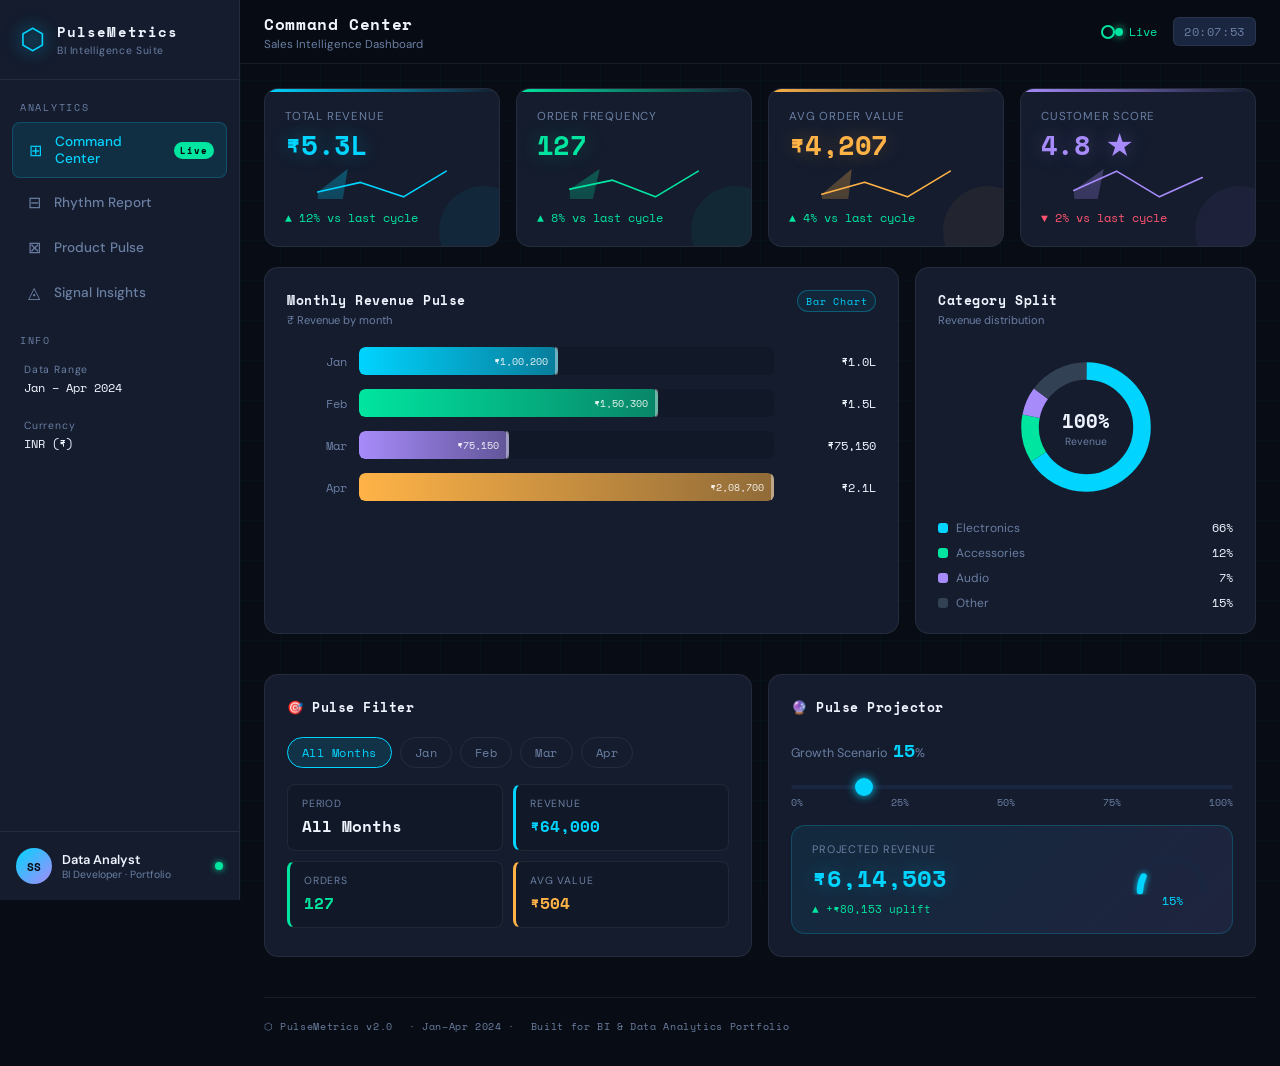
<file: index.html>
<!DOCTYPE html>
<html lang="en">
<head>
    <meta charset="UTF-8">
    <meta name="viewport" content="width=device-width, initial-scale=1.0">
    <title>PulseMetrics | Command Center</title>
    <link rel="stylesheet" href="style.css">
    <link href="https://fonts.googleapis.com/css2?family=Space+Mono:ital,wght@0,400;0,700;1,400&family=DM+Sans:wght@300;400;500;600;700&display=swap" rel="stylesheet">
</head>
<body>
    <div class="bg-grid"></div>

    <div class="layout">
        <!-- Sidebar -->
        <aside class="sidebar" id="sidebar">
            <div class="sidebar-logo">
                <div class="logo-hex">⬡</div>
                <div>
                    <div class="logo-title">PulseMetrics</div>
                    <div class="logo-sub">BI Intelligence Suite</div>
                </div>
            </div>
            <nav class="sidebar-nav">
                <div class="nav-section-label">ANALYTICS</div>
                <a href="index.html" class="nav-item active">
                    <span class="nav-icon">⊞</span>
                    <span class="nav-text">Command Center</span>
                    <span class="live-badge">Live</span>
                </a>
                <a href="monthly-report.html" class="nav-item">
                    <span class="nav-icon">⊟</span>
                    <span class="nav-text">Rhythm Report</span>
                </a>
                <a href="products.html" class="nav-item">
                    <span class="nav-icon">⊠</span>
                    <span class="nav-text">Product Pulse</span>
                </a>
                <a href="insights.html" class="nav-item">
                    <span class="nav-icon">◬</span>
                    <span class="nav-text">Signal Insights</span>
                </a>
                <div class="nav-section-label" style="margin-top:20px">INFO</div>
                <div class="sidebar-stat">
                    <div class="ss-label">Data Range</div>
                    <div class="ss-val">Jan – Apr 2024</div>
                </div>
                <div class="sidebar-stat">
                    <div class="ss-label">Currency</div>
                    <div class="ss-val">INR (₹)</div>
                </div>
            </nav>
            <div class="sidebar-profile">
                <div class="profile-avatar">SS</div>
                <div class="profile-info">
                    <div class="profile-name">Data Analyst</div>
                    <div class="profile-role">BI Developer · Portfolio</div>
                </div>
                <div class="online-dot"></div>
            </div>
        </aside>

        <!-- Main -->
        <main class="main">
            <!-- Topbar -->
            <header class="topbar">
                <div class="topbar-left">
                    <button class="hamburger" id="hamburger">
                        <span></span><span></span><span></span>
                    </button>
                    <div>
                        <h1 class="page-heading">Command Center</h1>
                        <p class="page-sub">Sales Intelligence Dashboard</p>
                    </div>
                </div>
                <div class="topbar-right">
                    <div class="live-indicator">
                        <span class="pulse-ring"></span>
                        <span class="pulse-core"></span>
                        Live
                    </div>
                    <div class="clock" id="clock">--:--:--</div>
                </div>
            </header>

            <!-- KPI Section -->
            <section class="kpi-grid">
                <div class="kpi-card cyan">
                    <div class="kpi-label">Total Revenue</div>
                    <div class="kpi-value" id="totalSales">₹0</div>
                    <div class="kpi-spark" id="spk1"></div>
                    <div class="kpi-trend positive">▲ 12% vs last cycle</div>
                </div>
                <div class="kpi-card green">
                    <div class="kpi-label">Order Frequency</div>
                    <div class="kpi-value" id="totalOrders">0</div>
                    <div class="kpi-spark" id="spk2"></div>
                    <div class="kpi-trend positive">▲ 8% vs last cycle</div>
                </div>
                <div class="kpi-card amber">
                    <div class="kpi-label">Avg Order Value</div>
                    <div class="kpi-value" id="avgOrder">₹0</div>
                    <div class="kpi-spark" id="spk3"></div>
                    <div class="kpi-trend positive">▲ 4% vs last cycle</div>
                </div>
                <div class="kpi-card violet">
                    <div class="kpi-label">Customer Score</div>
                    <div class="kpi-value">4.8 ★</div>
                    <div class="kpi-spark" id="spk4"></div>
                    <div class="kpi-trend negative">▼ 2% vs last cycle</div>
                </div>
            </section>

            <!-- Charts -->
            <section class="charts-row">
                <div class="panel flex-2">
                    <div class="panel-hd">
                        <div>
                            <div class="panel-title">Monthly Revenue Pulse</div>
                            <div class="panel-sub">₹ Revenue by month</div>
                        </div>
                        <div class="panel-badge">Bar Chart</div>
                    </div>
                    <div class="bar-chart-container" id="barChart"></div>
                </div>
                <div class="panel flex-1">
                    <div class="panel-hd">
                        <div>
                            <div class="panel-title">Category Split</div>
                            <div class="panel-sub">Revenue distribution</div>
                        </div>
                    </div>
                    <div class="donut-area">
                        <svg viewBox="0 0 200 200" class="donut-svg" id="donutSvg"></svg>
                        <div class="donut-center-text">
                            <div class="donut-pct">100%</div>
                            <div class="donut-lbl">Revenue</div>
                        </div>
                    </div>
                    <div class="donut-legend" id="donutLegend"></div>
                </div>
            </section>

            <!-- Filter + Projector -->
            <section class="two-col">
                <div class="panel">
                    <div class="panel-hd">
                        <div class="panel-title">🎯 Pulse Filter</div>
                    </div>
                    <div class="filter-tabs" id="filterTabs">
                        <button class="ftab active" data-val="all">All Months</button>
                        <button class="ftab" data-val="Jan">Jan</button>
                        <button class="ftab" data-val="Feb">Feb</button>
                        <button class="ftab" data-val="Mar">Mar</button>
                        <button class="ftab" data-val="Apr">Apr</button>
                    </div>
                    <div class="filter-cards" id="filterResult">
                        <div class="fc"><div class="fc-label">Period</div><div class="fc-val" id="frPeriod">All Months</div></div>
                        <div class="fc cyan"><div class="fc-label">Revenue</div><div class="fc-val" id="frRevenue">₹64,000</div></div>
                        <div class="fc green"><div class="fc-label">Orders</div><div class="fc-val" id="frOrders">127</div></div>
                        <div class="fc amber"><div class="fc-label">Avg Value</div><div class="fc-val" id="frAvg">₹504</div></div>
                    </div>
                </div>

                <div class="panel">
                    <div class="panel-hd">
                        <div class="panel-title">🔮 Pulse Projector</div>
                    </div>
                    <div class="slider-section">
                        <div class="slider-meta">
                            Growth Scenario &nbsp;<span class="slider-pct" id="growthPercent">15</span>%
                        </div>
                        <input type="range" id="growthSlider" min="0" max="100" value="15" class="custom-slider">
                        <div class="slider-marks">
                            <span>0%</span><span>25%</span><span>50%</span><span>75%</span><span>100%</span>
                        </div>
                    </div>
                    <div class="projection-box">
                        <div class="proj-inner">
                            <div class="proj-label">Projected Revenue</div>
                            <div class="proj-amount" id="projectedAmount">₹73,600</div>
                            <div class="proj-delta" id="projDelta">▲ +₹9,600 uplift</div>
                        </div>
                        <div class="proj-gauge" id="projGauge">
                            <svg viewBox="0 0 100 55" class="gauge-svg" id="gaugeSvg"></svg>
                            <div class="gauge-val" id="gaugeVal">15%</div>
                        </div>
                    </div>
                </div>
            </section>

            <footer class="footer">
                <span>⬡ PulseMetrics v2.0</span>
                <span>· Jan–Apr 2024 ·</span>
                <span>Built for BI & Data Analytics Portfolio</span>
            </footer>
        </main>
    </div>

    <script src="script.js"></script>
</body>
</html>
</file>
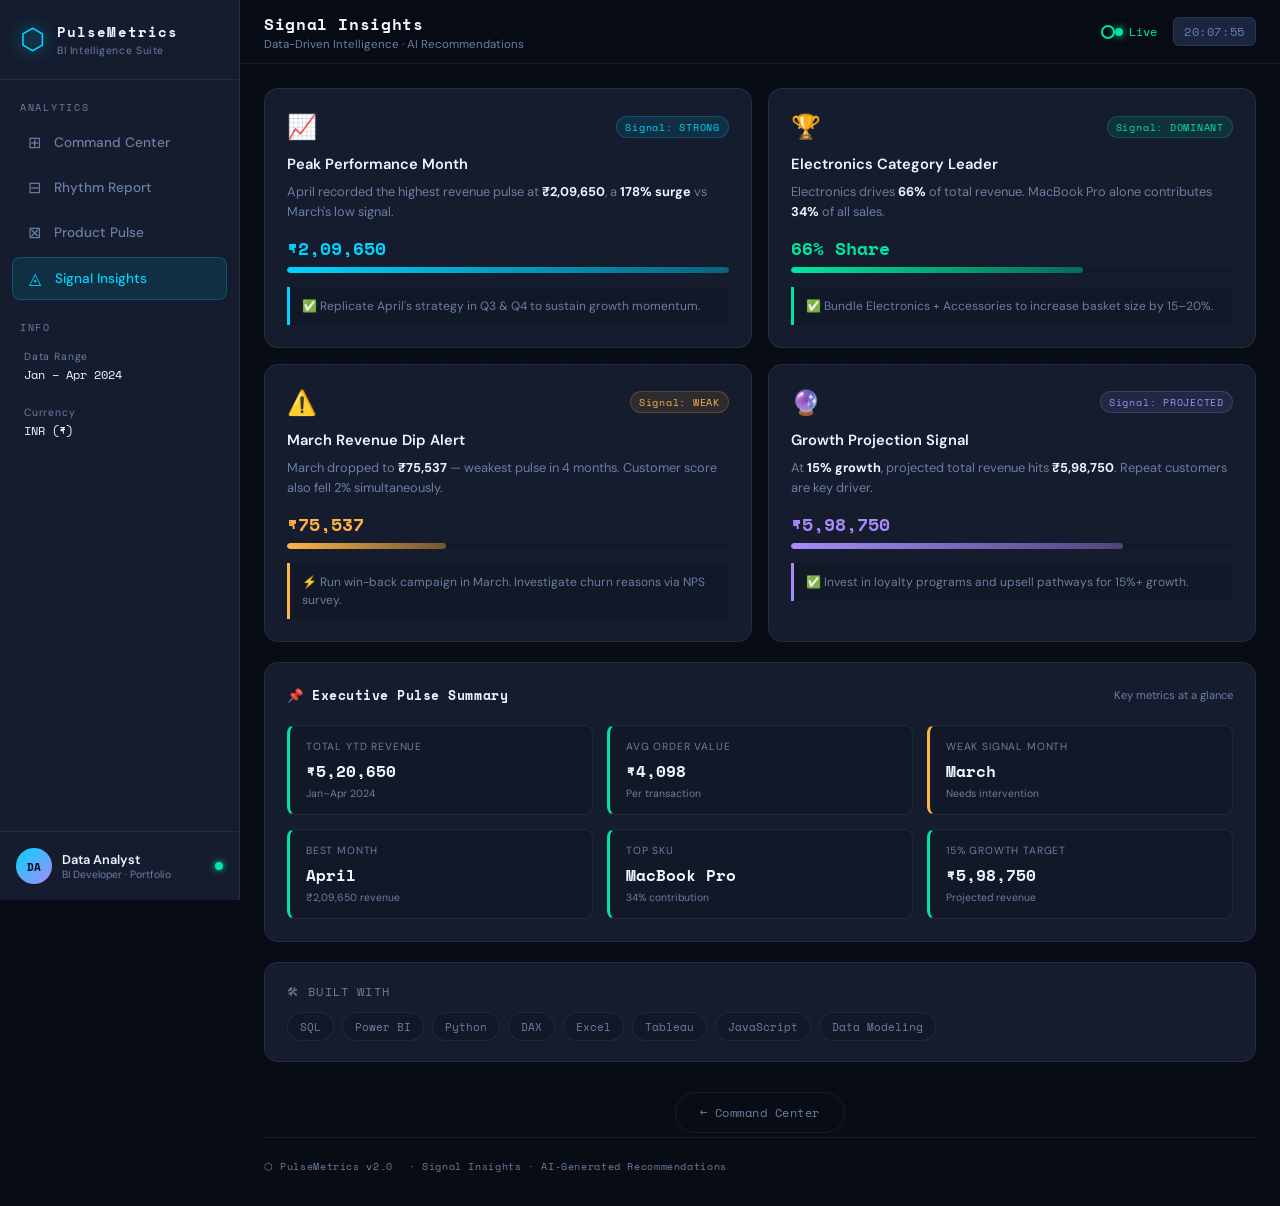
<file: insights.html>
<!DOCTYPE html>
<html lang="en">
<head>
    <meta charset="UTF-8">
    <meta name="viewport" content="width=device-width, initial-scale=1.0">
    <title>PulseMetrics | Signal Insights</title>
    <link rel="stylesheet" href="style.css">
    <link href="https://fonts.googleapis.com/css2?family=Space+Mono:ital,wght@0,400;0,700;1,400&family=DM+Sans:wght@300;400;500;600;700&display=swap" rel="stylesheet">
</head>
<body>
    <div class="bg-grid"></div>
    <div class="layout">
        <aside class="sidebar" id="sidebar">
            <div class="sidebar-logo">
                <div class="logo-hex">⬡</div>
                <div>
                    <div class="logo-title">PulseMetrics</div>
                    <div class="logo-sub">BI Intelligence Suite</div>
                </div>
            </div>
            <nav class="sidebar-nav">
                <div class="nav-section-label">ANALYTICS</div>
                <a href="index.html" class="nav-item"><span class="nav-icon">⊞</span><span class="nav-text">Command Center</span></a>
                <a href="monthly-report.html" class="nav-item"><span class="nav-icon">⊟</span><span class="nav-text">Rhythm Report</span></a>
                <a href="products.html" class="nav-item"><span class="nav-icon">⊠</span><span class="nav-text">Product Pulse</span></a>
                <a href="insights.html" class="nav-item active"><span class="nav-icon">◬</span><span class="nav-text">Signal Insights</span></a>
                <div class="nav-section-label" style="margin-top:20px">INFO</div>
                <div class="sidebar-stat"><div class="ss-label">Data Range</div><div class="ss-val">Jan – Apr 2024</div></div>
                <div class="sidebar-stat"><div class="ss-label">Currency</div><div class="ss-val">INR (₹)</div></div>
            </nav>
            <div class="sidebar-profile">
                <div class="profile-avatar">DA</div>
                <div class="profile-info"><div class="profile-name">Data Analyst</div><div class="profile-role">BI Developer · Portfolio</div></div>
                <div class="online-dot"></div>
            </div>
        </aside>

        <main class="main">
            <header class="topbar">
                <div class="topbar-left">
                    <button class="hamburger" id="hamburger"><span></span><span></span><span></span></button>
                    <div>
                        <h1 class="page-heading">Signal Insights</h1>
                        <p class="page-sub">Data-Driven Intelligence · AI Recommendations</p>
                    </div>
                </div>
                <div class="topbar-right">
                    <div class="live-indicator"><span class="pulse-ring"></span><span class="pulse-core"></span>Live</div>
                    <div class="clock" id="clock">--:--:--</div>
                </div>
            </header>

            <!-- Insights Grid -->
            <section class="insights-grid">
                <div class="insight-card ic-cyan">
                    <div class="ic-header">
                        <div class="ic-icon">📈</div>
                        <div class="ic-tag">Signal: STRONG</div>
                    </div>
                    <h3>Peak Performance Month</h3>
                    <p>April recorded the highest revenue pulse at <strong>₹2,09,650</strong>, a <strong>178% surge</strong> vs March's low signal.</p>
                    <div class="ic-metric">
                        <div class="ic-metric-val">₹2,09,650</div>
                        <div class="ic-metric-bar"><div style="width:100%" class="ic-bar-fill cyan-bg"></div></div>
                    </div>
                    <div class="ic-action">✅ Replicate April's strategy in Q3 & Q4 to sustain growth momentum.</div>
                </div>

                <div class="insight-card ic-green">
                    <div class="ic-header">
                        <div class="ic-icon">🏆</div>
                        <div class="ic-tag">Signal: DOMINANT</div>
                    </div>
                    <h3>Electronics Category Leader</h3>
                    <p>Electronics drives <strong>66%</strong> of total revenue. MacBook Pro alone contributes <strong>34%</strong> of all sales.</p>
                    <div class="ic-metric">
                        <div class="ic-metric-val">66% Share</div>
                        <div class="ic-metric-bar"><div style="width:66%" class="ic-bar-fill green-bg"></div></div>
                    </div>
                    <div class="ic-action">✅ Bundle Electronics + Accessories to increase basket size by 15–20%.</div>
                </div>

                <div class="insight-card ic-amber">
                    <div class="ic-header">
                        <div class="ic-icon">⚠️</div>
                        <div class="ic-tag">Signal: WEAK</div>
                    </div>
                    <h3>March Revenue Dip Alert</h3>
                    <p>March dropped to <strong>₹75,537</strong> — weakest pulse in 4 months. Customer score also fell 2% simultaneously.</p>
                    <div class="ic-metric">
                        <div class="ic-metric-val">₹75,537</div>
                        <div class="ic-metric-bar"><div style="width:36%" class="ic-bar-fill amber-bg"></div></div>
                    </div>
                    <div class="ic-action">⚡ Run win-back campaign in March. Investigate churn reasons via NPS survey.</div>
                </div>

                <div class="insight-card ic-violet">
                    <div class="ic-header">
                        <div class="ic-icon">🔮</div>
                        <div class="ic-tag">Signal: PROJECTED</div>
                    </div>
                    <h3>Growth Projection Signal</h3>
                    <p>At <strong>15% growth</strong>, projected total revenue hits <strong>₹5,98,750</strong>. Repeat customers are key driver.</p>
                    <div class="ic-metric">
                        <div class="ic-metric-val">₹5,98,750</div>
                        <div class="ic-metric-bar"><div style="width:75%" class="ic-bar-fill violet-bg"></div></div>
                    </div>
                    <div class="ic-action">✅ Invest in loyalty programs and upsell pathways for 15%+ growth.</div>
                </div>
            </section>

            <!-- Executive Summary -->
            <div class="panel">
                <div class="panel-hd">
                    <div class="panel-title">📌 Executive Pulse Summary</div>
                    <div class="panel-sub">Key metrics at a glance</div>
                </div>
                <div class="exec-grid">
                    <div class="exec-item positive">
                        <div class="exec-label">Total YTD Revenue</div>
                        <div class="exec-val">₹5,20,650</div>
                        <div class="exec-note">Jan–Apr 2024</div>
                    </div>
                    <div class="exec-item positive">
                        <div class="exec-label">Avg Order Value</div>
                        <div class="exec-val">₹4,098</div>
                        <div class="exec-note">Per transaction</div>
                    </div>
                    <div class="exec-item warning">
                        <div class="exec-label">Weak Signal Month</div>
                        <div class="exec-val">March</div>
                        <div class="exec-note">Needs intervention</div>
                    </div>
                    <div class="exec-item positive">
                        <div class="exec-label">Best Month</div>
                        <div class="exec-val">April</div>
                        <div class="exec-note">₹2,09,650 revenue</div>
                    </div>
                    <div class="exec-item positive">
                        <div class="exec-label">Top SKU</div>
                        <div class="exec-val">MacBook Pro</div>
                        <div class="exec-note">34% contribution</div>
                    </div>
                    <div class="exec-item positive">
                        <div class="exec-label">15% Growth Target</div>
                        <div class="exec-val">₹5,98,750</div>
                        <div class="exec-note">Projected revenue</div>
                    </div>
                </div>
            </div>

            <!-- Skills Banner -->
            <div class="skills-banner">
                <div class="skills-title">🛠 Built with</div>
                <div class="skills-chips">
                    <span class="chip">SQL</span>
                    <span class="chip">Power BI</span>
                    <span class="chip">Python</span>
                    <span class="chip">DAX</span>
                    <span class="chip">Excel</span>
                    <span class="chip">Tableau</span>
                    <span class="chip">JavaScript</span>
                    <span class="chip">Data Modeling</span>
                </div>
            </div>

            <div class="nav-buttons">
                <a href="index.html" class="btn-back">← Command Center</a>
            </div>
            <footer class="footer"><span>⬡ PulseMetrics v2.0</span><span>· Signal Insights · AI-Generated Recommendations</span></footer>
        </main>
    </div>
    <script src="script.js"></script>
</body>
</html>
</file>
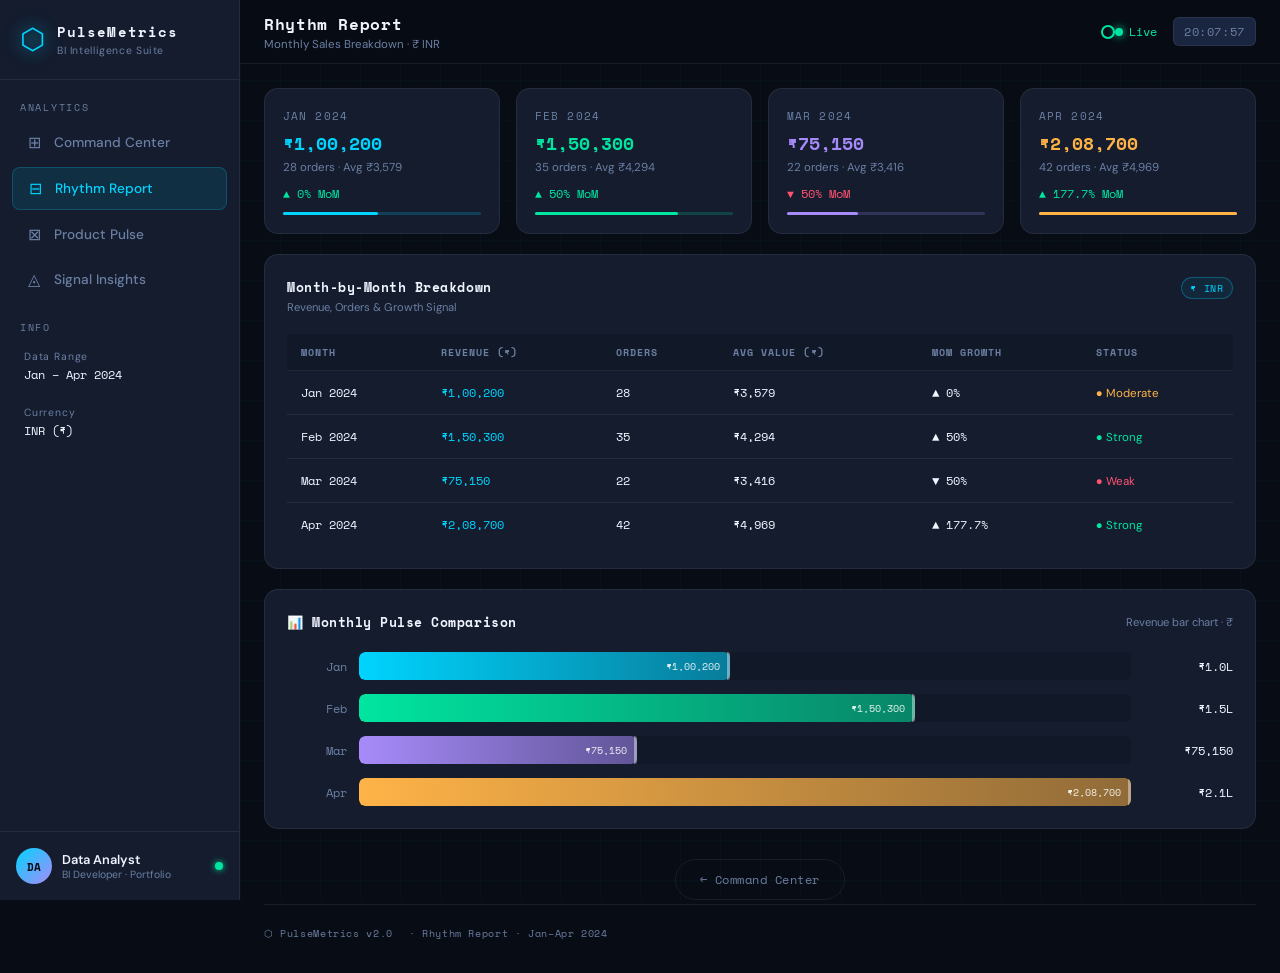
<file: monthly-report.html>
<!DOCTYPE html>
<html lang="en">
<head>
    <meta charset="UTF-8">
    <meta name="viewport" content="width=device-width, initial-scale=1.0">
    <title>PulseMetrics | Rhythm Report</title>
    <link rel="stylesheet" href="style.css">
    <link href="https://fonts.googleapis.com/css2?family=Space+Mono:ital,wght@0,400;0,700;1,400&family=DM+Sans:wght@300;400;500;600;700&display=swap" rel="stylesheet">
</head>
<body>
    <div class="bg-grid"></div>
    <div class="layout">
        <aside class="sidebar" id="sidebar">
            <div class="sidebar-logo">
                <div class="logo-hex">⬡</div>
                <div>
                    <div class="logo-title">PulseMetrics</div>
                    <div class="logo-sub">BI Intelligence Suite</div>
                </div>
            </div>
            <nav class="sidebar-nav">
                <div class="nav-section-label">ANALYTICS</div>
                <a href="index.html" class="nav-item"><span class="nav-icon">⊞</span><span class="nav-text">Command Center</span></a>
                <a href="monthly-report.html" class="nav-item active"><span class="nav-icon">⊟</span><span class="nav-text">Rhythm Report</span></a>
                <a href="products.html" class="nav-item"><span class="nav-icon">⊠</span><span class="nav-text">Product Pulse</span></a>
                <a href="insights.html" class="nav-item"><span class="nav-icon">◬</span><span class="nav-text">Signal Insights</span></a>
                <div class="nav-section-label" style="margin-top:20px">INFO</div>
                <div class="sidebar-stat"><div class="ss-label">Data Range</div><div class="ss-val">Jan – Apr 2024</div></div>
                <div class="sidebar-stat"><div class="ss-label">Currency</div><div class="ss-val">INR (₹)</div></div>
            </nav>
            <div class="sidebar-profile">
                <div class="profile-avatar">DA</div>
                <div class="profile-info"><div class="profile-name">Data Analyst</div><div class="profile-role">BI Developer · Portfolio</div></div>
                <div class="online-dot"></div>
            </div>
        </aside>

        <main class="main">
            <header class="topbar">
                <div class="topbar-left">
                    <button class="hamburger" id="hamburger"><span></span><span></span><span></span></button>
                    <div>
                        <h1 class="page-heading">Rhythm Report</h1>
                        <p class="page-sub">Monthly Sales Breakdown · ₹ INR</p>
                    </div>
                </div>
                <div class="topbar-right">
                    <div class="live-indicator"><span class="pulse-ring"></span><span class="pulse-core"></span>Live</div>
                    <div class="clock" id="clock">--:--:--</div>
                </div>
            </header>

            <!-- Month Summary Cards -->
            <section class="month-cards" id="monthCards"></section>

            <!-- Table -->
            <div class="panel">
                <div class="panel-hd">
                    <div>
                        <div class="panel-title">Month-by-Month Breakdown</div>
                        <div class="panel-sub">Revenue, Orders & Growth Signal</div>
                    </div>
                    <div class="panel-badge">₹ INR</div>
                </div>
                <div class="table-wrap">
                    <table class="data-table" id="monthlyTable">
                        <thead>
                            <tr>
                                <th>Month</th>
                                <th>Revenue (₹)</th>
                                <th>Orders</th>
                                <th>Avg Value (₹)</th>
                                <th>MoM Growth</th>
                                <th>Status</th>
                            </tr>
                        </thead>
                        <tbody id="monthlyTableBody"></tbody>
                    </table>
                </div>
            </div>

            <!-- Comparison Chart -->
            <div class="panel">
                <div class="panel-hd">
                    <div class="panel-title">📊 Monthly Pulse Comparison</div>
                    <div class="panel-sub">Revenue bar chart · ₹</div>
                </div>
                <div class="bar-chart-container" id="comparisonChart"></div>
            </div>

            <div class="nav-buttons">
                <a href="index.html" class="btn-back">← Command Center</a>
            </div>
            <footer class="footer"><span>⬡ PulseMetrics v2.0</span><span>· Rhythm Report · Jan–Apr 2024</span></footer>
        </main>
    </div>
    <script src="script.js"></script>
</body>
</html>
</file>
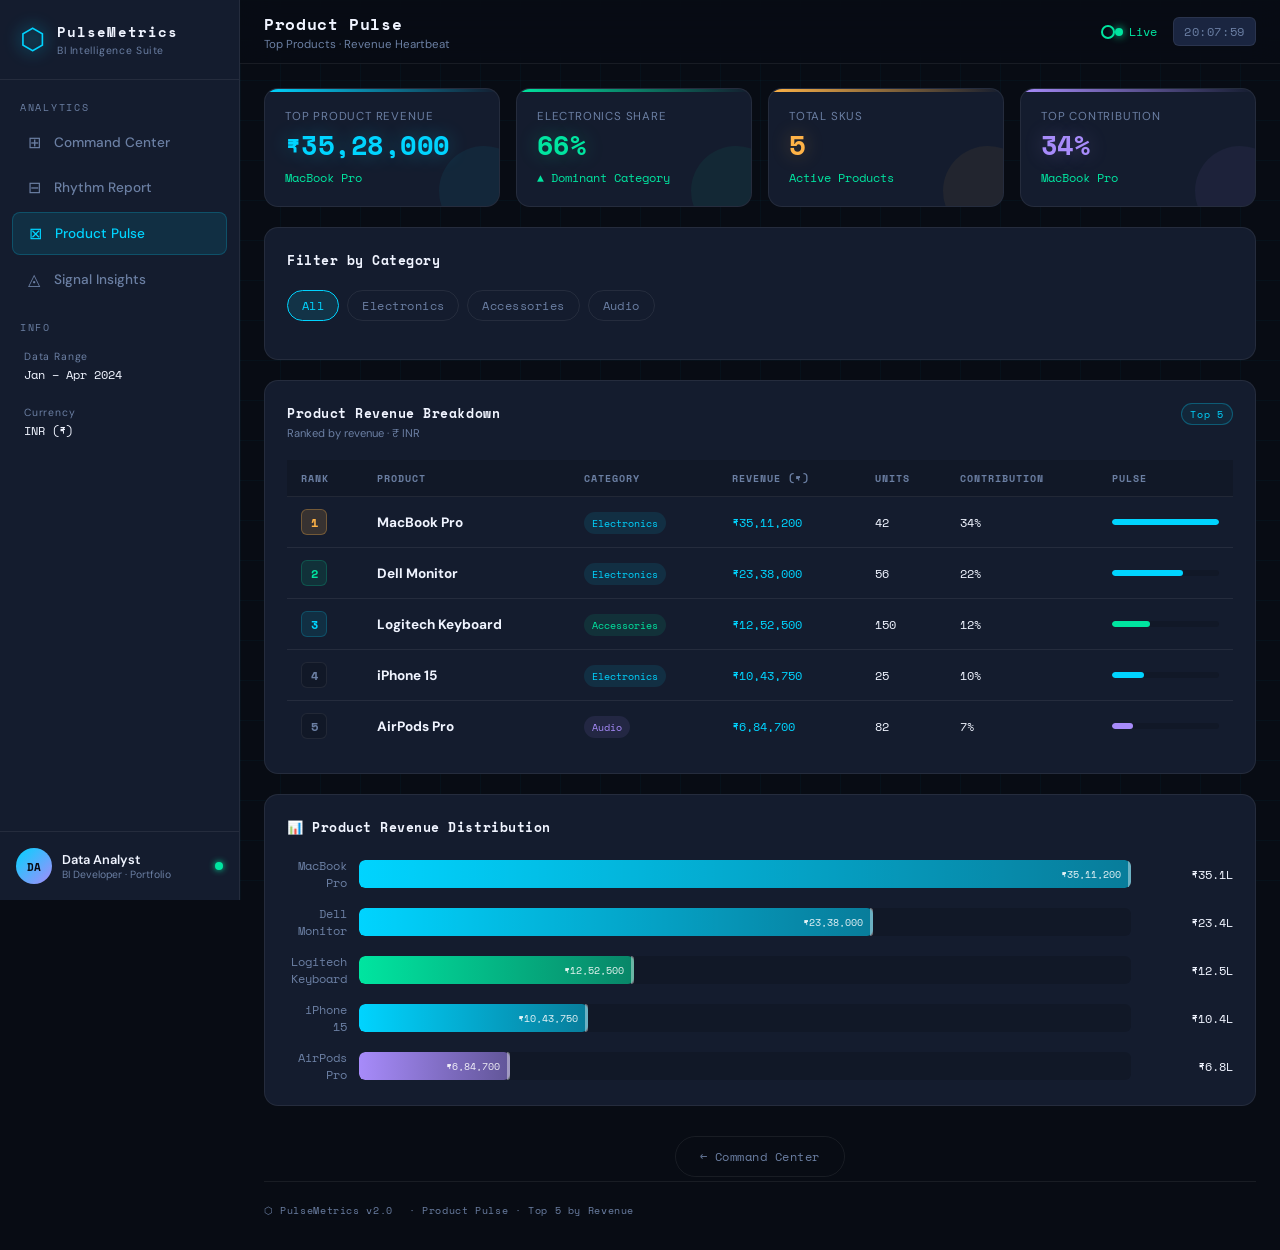
<file: products.html>
<!DOCTYPE html>
<html lang="en">
<head>
    <meta charset="UTF-8">
    <meta name="viewport" content="width=device-width, initial-scale=1.0">
    <title>PulseMetrics | Product Pulse</title>
    <link rel="stylesheet" href="style.css">
    <link href="https://fonts.googleapis.com/css2?family=Space+Mono:ital,wght@0,400;0,700;1,400&family=DM+Sans:wght@300;400;500;600;700&display=swap" rel="stylesheet">
</head>
<body>
    <div class="bg-grid"></div>
    <div class="layout">
        <aside class="sidebar" id="sidebar">
            <div class="sidebar-logo">
                <div class="logo-hex">⬡</div>
                <div>
                    <div class="logo-title">PulseMetrics</div>
                    <div class="logo-sub">BI Intelligence Suite</div>
                </div>
            </div>
            <nav class="sidebar-nav">
                <div class="nav-section-label">ANALYTICS</div>
                <a href="index.html" class="nav-item"><span class="nav-icon">⊞</span><span class="nav-text">Command Center</span></a>
                <a href="monthly-report.html" class="nav-item"><span class="nav-icon">⊟</span><span class="nav-text">Rhythm Report</span></a>
                <a href="products.html" class="nav-item active"><span class="nav-icon">⊠</span><span class="nav-text">Product Pulse</span></a>
                <a href="insights.html" class="nav-item"><span class="nav-icon">◬</span><span class="nav-text">Signal Insights</span></a>
                <div class="nav-section-label" style="margin-top:20px">INFO</div>
                <div class="sidebar-stat"><div class="ss-label">Data Range</div><div class="ss-val">Jan – Apr 2024</div></div>
                <div class="sidebar-stat"><div class="ss-label">Currency</div><div class="ss-val">INR (₹)</div></div>
            </nav>
            <div class="sidebar-profile">
                <div class="profile-avatar">DA</div>
                <div class="profile-info"><div class="profile-name">Data Analyst</div><div class="profile-role">BI Developer · Portfolio</div></div>
                <div class="online-dot"></div>
            </div>
        </aside>

        <main class="main">
            <header class="topbar">
                <div class="topbar-left">
                    <button class="hamburger" id="hamburger"><span></span><span></span><span></span></button>
                    <div>
                        <h1 class="page-heading">Product Pulse</h1>
                        <p class="page-sub">Top Products · Revenue Heartbeat</p>
                    </div>
                </div>
                <div class="topbar-right">
                    <div class="live-indicator"><span class="pulse-ring"></span><span class="pulse-core"></span>Live</div>
                    <div class="clock" id="clock">--:--:--</div>
                </div>
            </header>

            <!-- Product KPI row -->
            <section class="kpi-grid">
                <div class="kpi-card cyan">
                    <div class="kpi-label">Top Product Revenue</div>
                    <div class="kpi-value">₹35,28,000</div>
                    <div class="kpi-trend positive">MacBook Pro</div>
                </div>
                <div class="kpi-card green">
                    <div class="kpi-label">Electronics Share</div>
                    <div class="kpi-value">66%</div>
                    <div class="kpi-trend positive">▲ Dominant Category</div>
                </div>
                <div class="kpi-card amber">
                    <div class="kpi-label">Total SKUs</div>
                    <div class="kpi-value">5</div>
                    <div class="kpi-trend positive">Active Products</div>
                </div>
                <div class="kpi-card violet">
                    <div class="kpi-label">Top Contribution</div>
                    <div class="kpi-value">34%</div>
                    <div class="kpi-trend positive">MacBook Pro</div>
                </div>
            </section>

            <!-- Category Filter -->
            <div class="panel">
                <div class="panel-hd">
                    <div class="panel-title">Filter by Category</div>
                </div>
                <div class="filter-tabs" id="catFilter">
                    <button class="ftab active" data-cat="all">All</button>
                    <button class="ftab" data-cat="Electronics">Electronics</button>
                    <button class="ftab" data-cat="Accessories">Accessories</button>
                    <button class="ftab" data-cat="Audio">Audio</button>
                </div>
            </div>

            <!-- Products Table -->
            <div class="panel">
                <div class="panel-hd">
                    <div>
                        <div class="panel-title">Product Revenue Breakdown</div>
                        <div class="panel-sub">Ranked by revenue · ₹ INR</div>
                    </div>
                    <div class="panel-badge">Top 5</div>
                </div>
                <div class="table-wrap">
                    <table class="data-table" id="productsTable">
                        <thead>
                            <tr>
                                <th>Rank</th>
                                <th>Product</th>
                                <th>Category</th>
                                <th>Revenue (₹)</th>
                                <th>Units</th>
                                <th>Contribution</th>
                                <th>Pulse</th>
                            </tr>
                        </thead>
                        <tbody id="productsTableBody"></tbody>
                    </table>
                </div>
            </div>

            <!-- Product Bar Chart -->
            <div class="panel">
                <div class="panel-hd">
                    <div class="panel-title">📊 Product Revenue Distribution</div>
                </div>
                <div class="bar-chart-container" id="productChart"></div>
            </div>

            <div class="nav-buttons">
                <a href="index.html" class="btn-back">← Command Center</a>
            </div>
            <footer class="footer"><span>⬡ PulseMetrics v2.0</span><span>· Product Pulse · Top 5 by Revenue</span></footer>
        </main>
    </div>
    <script src="script.js"></script>
</body>
</html>
</file>
<file: style.css>
/* ===========================
   PulseMetrics — Premium Dark BI Theme
   =========================== */

:root {
    --bg: #080c14;
    --bg2: #0d1320;
    --bg3: #111827;
    --surface: #141c2e;
    --surface2: #1a2540;
    --border: rgba(255,255,255,0.07);
    --border-bright: rgba(255,255,255,0.13);

    --cyan:   #00d4ff;
    --green:  #00e5a0;
    --amber:  #ffb347;
    --violet: #a78bfa;
    --red:    #ff5370;
    --white:  #f0f4ff;
    --muted:  #6b7fa3;

    --font-mono: 'Space Mono', monospace;
    --font-sans: 'DM Sans', sans-serif;

    --sidebar-w: 240px;
    --topbar-h: 64px;
    --radius: 14px;
    --radius-sm: 8px;

    --shadow: 0 4px 24px rgba(0,0,0,0.4);
    --shadow-lg: 0 8px 48px rgba(0,0,0,0.6);

    --transition: 0.22s cubic-bezier(0.4,0,0.2,1);
}

*, *::before, *::after { box-sizing: border-box; margin: 0; padding: 0; }

html { scroll-behavior: smooth; }

body {
    font-family: var(--font-sans);
    background: var(--bg);
    color: var(--white);
    min-height: 100vh;
    overflow-x: hidden;
}

/* ─── Background Grid ─── */
.bg-grid {
    position: fixed;
    inset: 0;
    background-image:
        linear-gradient(rgba(0,212,255,0.03) 1px, transparent 1px),
        linear-gradient(90deg, rgba(0,212,255,0.03) 1px, transparent 1px);
    background-size: 40px 40px;
    pointer-events: none;
    z-index: 0;
}

/* ─── Layout ─── */
.layout {
    display: flex;
    min-height: 100vh;
    position: relative;
    z-index: 1;
}

/* ─── Sidebar ─── */
.sidebar {
    width: var(--sidebar-w);
    background: var(--surface);
    border-right: 1px solid var(--border);
    display: flex;
    flex-direction: column;
    position: fixed;
    top: 0; left: 0;
    height: 100vh;
    z-index: 100;
    transition: transform var(--transition);
    backdrop-filter: blur(12px);
}

.sidebar-logo {
    display: flex;
    align-items: center;
    gap: 12px;
    padding: 22px 20px;
    border-bottom: 1px solid var(--border);
}

.logo-hex {
    font-size: 1.8rem;
    color: var(--cyan);
    filter: drop-shadow(0 0 8px var(--cyan));
    line-height: 1;
}

.logo-title {
    font-family: var(--font-mono);
    font-size: 0.85rem;
    font-weight: 700;
    letter-spacing: 0.08em;
    color: var(--white);
}

.logo-sub {
    font-size: 0.65rem;
    color: var(--muted);
    letter-spacing: 0.06em;
    margin-top: 2px;
}

.sidebar-nav {
    flex: 1;
    padding: 16px 12px;
    overflow-y: auto;
}

.nav-section-label {
    font-family: var(--font-mono);
    font-size: 0.6rem;
    letter-spacing: 0.18em;
    color: var(--muted);
    padding: 0 8px;
    margin-bottom: 8px;
    margin-top: 4px;
}

.nav-item {
    display: flex;
    align-items: center;
    gap: 10px;
    padding: 10px 12px;
    border-radius: var(--radius-sm);
    text-decoration: none;
    color: var(--muted);
    font-size: 0.85rem;
    font-weight: 500;
    transition: all var(--transition);
    margin-bottom: 4px;
    position: relative;
}

.nav-item:hover {
    background: var(--surface2);
    color: var(--white);
}

.nav-item.active {
    background: rgba(0,212,255,0.1);
    color: var(--cyan);
    border: 1px solid rgba(0,212,255,0.2);
}

.nav-item.active .nav-icon { color: var(--cyan); }

.nav-icon {
    font-size: 1rem;
    width: 20px;
    text-align: center;
}

.nav-text { flex: 1; }

.live-badge {
    font-family: var(--font-mono);
    font-size: 0.55rem;
    background: var(--green);
    color: #000;
    padding: 2px 6px;
    border-radius: 20px;
    letter-spacing: 0.1em;
    font-weight: 700;
    animation: blink 2s ease-in-out infinite;
}

@keyframes blink {
    0%, 100% { opacity: 1; }
    50% { opacity: 0.5; }
}

.sidebar-stat {
    padding: 8px 12px;
    margin-bottom: 6px;
}

.ss-label {
    font-size: 0.65rem;
    color: var(--muted);
    letter-spacing: 0.08em;
    margin-bottom: 2px;
}

.ss-val {
    font-family: var(--font-mono);
    font-size: 0.78rem;
    color: var(--white);
}

.sidebar-profile {
    display: flex;
    align-items: center;
    gap: 10px;
    padding: 16px 16px;
    border-top: 1px solid var(--border);
}

.profile-avatar {
    width: 36px;
    height: 36px;
    border-radius: 50%;
    background: linear-gradient(135deg, var(--cyan), var(--violet));
    display: flex;
    align-items: center;
    justify-content: center;
    font-family: var(--font-mono);
    font-size: 0.7rem;
    font-weight: 700;
    color: var(--bg);
    flex-shrink: 0;
}

.profile-info { flex: 1; overflow: hidden; }

.profile-name {
    font-size: 0.8rem;
    font-weight: 600;
    color: var(--white);
    white-space: nowrap;
    overflow: hidden;
    text-overflow: ellipsis;
}

.profile-role {
    font-size: 0.65rem;
    color: var(--muted);
    white-space: nowrap;
    overflow: hidden;
    text-overflow: ellipsis;
}

.online-dot {
    width: 8px; height: 8px;
    background: var(--green);
    border-radius: 50%;
    flex-shrink: 0;
    box-shadow: 0 0 6px var(--green);
    animation: blink 2s ease-in-out infinite;
}

/* ─── Main Content ─── */
.main {
    margin-left: var(--sidebar-w);
    flex: 1;
    display: flex;
    flex-direction: column;
    min-height: 100vh;
    padding: 24px;
    padding-top: calc(var(--topbar-h) + 24px);
}

/* ─── Topbar ─── */
.topbar {
    position: fixed;
    top: 0;
    left: var(--sidebar-w);
    right: 0;
    height: var(--topbar-h);
    background: rgba(8,12,20,0.85);
    backdrop-filter: blur(16px);
    border-bottom: 1px solid var(--border);
    display: flex;
    align-items: center;
    justify-content: space-between;
    padding: 0 24px;
    z-index: 90;
}

.topbar-left { display: flex; align-items: center; gap: 16px; }
.topbar-right { display: flex; align-items: center; gap: 16px; }

.hamburger {
    display: none;
    flex-direction: column;
    gap: 5px;
    background: none;
    border: none;
    cursor: pointer;
    padding: 4px;
}

.hamburger span {
    display: block;
    width: 22px;
    height: 2px;
    background: var(--muted);
    border-radius: 2px;
    transition: all var(--transition);
}

.page-heading {
    font-family: var(--font-mono);
    font-size: 1rem;
    font-weight: 700;
    color: var(--white);
    letter-spacing: 0.04em;
}

.page-sub {
    font-size: 0.72rem;
    color: var(--muted);
    margin-top: 1px;
}

.live-indicator {
    display: flex;
    align-items: center;
    gap: 6px;
    font-size: 0.75rem;
    font-family: var(--font-mono);
    color: var(--green);
    position: relative;
}

.pulse-ring {
    position: absolute;
    width: 14px;
    height: 14px;
    border: 2px solid var(--green);
    border-radius: 50%;
    animation: ping 1.5s ease-out infinite;
    left: -2px;
}

.pulse-core {
    width: 8px;
    height: 8px;
    background: var(--green);
    border-radius: 50%;
    box-shadow: 0 0 8px var(--green);
    position: relative;
    margin-left: 12px;
}

@keyframes ping {
    0% { transform: scale(1); opacity: 1; }
    100% { transform: scale(2.2); opacity: 0; }
}

.clock {
    font-family: var(--font-mono);
    font-size: 0.78rem;
    color: var(--muted);
    letter-spacing: 0.05em;
    background: var(--surface2);
    padding: 4px 10px;
    border-radius: 6px;
    border: 1px solid var(--border);
}

/* ─── KPI Grid ─── */
.kpi-grid {
    display: grid;
    grid-template-columns: repeat(4, 1fr);
    gap: 16px;
    margin-bottom: 20px;
}

.kpi-card {
    background: var(--surface);
    border: 1px solid var(--border);
    border-radius: var(--radius);
    padding: 20px;
    position: relative;
    overflow: hidden;
    transition: transform var(--transition), box-shadow var(--transition);
    cursor: default;
}

.kpi-card::before {
    content: '';
    position: absolute;
    top: 0; left: 0; right: 0;
    height: 3px;
}

.kpi-card.cyan::before { background: linear-gradient(90deg, var(--cyan), transparent); }
.kpi-card.green::before { background: linear-gradient(90deg, var(--green), transparent); }
.kpi-card.amber::before { background: linear-gradient(90deg, var(--amber), transparent); }
.kpi-card.violet::before { background: linear-gradient(90deg, var(--violet), transparent); }

.kpi-card::after {
    content: '';
    position: absolute;
    bottom: -30px; right: -30px;
    width: 90px; height: 90px;
    border-radius: 50%;
    opacity: 0.06;
}

.kpi-card.cyan::after { background: var(--cyan); }
.kpi-card.green::after { background: var(--green); }
.kpi-card.amber::after { background: var(--amber); }
.kpi-card.violet::after { background: var(--violet); }

.kpi-card:hover {
    transform: translateY(-3px);
    box-shadow: var(--shadow);
    border-color: var(--border-bright);
}

.kpi-label {
    font-size: 0.72rem;
    color: var(--muted);
    letter-spacing: 0.07em;
    text-transform: uppercase;
    margin-bottom: 8px;
}

.kpi-value {
    font-family: var(--font-mono);
    font-size: 1.7rem;
    font-weight: 700;
    color: var(--white);
    letter-spacing: -0.02em;
    margin-bottom: 10px;
    line-height: 1;
}

.kpi-card.cyan .kpi-value { color: var(--cyan); text-shadow: 0 0 20px rgba(0,212,255,0.3); }
.kpi-card.green .kpi-value { color: var(--green); text-shadow: 0 0 20px rgba(0,229,160,0.3); }
.kpi-card.amber .kpi-value { color: var(--amber); text-shadow: 0 0 20px rgba(255,179,71,0.3); }
.kpi-card.violet .kpi-value { color: var(--violet); text-shadow: 0 0 20px rgba(167,139,250,0.3); }

.kpi-spark {
    height: 30px;
    margin-bottom: 10px;
}

.kpi-trend {
    font-size: 0.72rem;
    font-family: var(--font-mono);
}

.kpi-trend.positive { color: var(--green); }
.kpi-trend.negative { color: var(--red); }

/* ─── Charts Row ─── */
.charts-row {
    display: flex;
    gap: 16px;
    margin-bottom: 20px;
}

.flex-2 { flex: 2; }
.flex-1 { flex: 1; }

/* ─── Panel ─── */
.panel {
    background: var(--surface);
    border: 1px solid var(--border);
    border-radius: var(--radius);
    padding: 22px;
    margin-bottom: 20px;
    transition: border-color var(--transition);
}

.panel:hover { border-color: var(--border-bright); }

.panel-hd {
    display: flex;
    justify-content: space-between;
    align-items: flex-start;
    margin-bottom: 20px;
}

.panel-title {
    font-family: var(--font-mono);
    font-size: 0.82rem;
    font-weight: 700;
    color: var(--white);
    letter-spacing: 0.04em;
}

.panel-sub {
    font-size: 0.7rem;
    color: var(--muted);
    margin-top: 3px;
}

.panel-badge {
    font-family: var(--font-mono);
    font-size: 0.6rem;
    color: var(--cyan);
    border: 1px solid rgba(0,212,255,0.3);
    padding: 3px 8px;
    border-radius: 20px;
    background: rgba(0,212,255,0.06);
    letter-spacing: 0.08em;
}

/* ─── Bar Chart ─── */
.bar-chart-container {
    display: flex;
    flex-direction: column;
    gap: 14px;
}

.bar-row {
    display: grid;
    grid-template-columns: 60px 1fr 90px;
    align-items: center;
    gap: 12px;
}

.bar-label {
    font-family: var(--font-mono);
    font-size: 0.72rem;
    color: var(--muted);
    text-align: right;
}

.bar-track {
    height: 28px;
    background: var(--bg3);
    border-radius: 6px;
    overflow: hidden;
    position: relative;
}

.bar-fill {
    height: 100%;
    border-radius: 6px;
    display: flex;
    align-items: center;
    justify-content: flex-end;
    padding-right: 10px;
    font-family: var(--font-mono);
    font-size: 0.65rem;
    color: rgba(255,255,255,0.9);
    position: relative;
    transition: width 1s cubic-bezier(0.4,0,0.2,1);
    width: 0;
}

.bar-fill::after {
    content: '';
    position: absolute;
    right: 0; top: 0; bottom: 0;
    width: 3px;
    background: rgba(255,255,255,0.4);
    border-radius: 0 6px 6px 0;
}

.bar-val {
    font-family: var(--font-mono);
    font-size: 0.75rem;
    color: var(--white);
    text-align: right;
}

/* ─── Donut ─── */
.donut-area {
    position: relative;
    display: flex;
    justify-content: center;
    align-items: center;
    margin: 10px 0;
}

.donut-svg {
    width: 160px;
    height: 160px;
}

.donut-center-text {
    position: absolute;
    text-align: center;
}

.donut-pct {
    font-family: var(--font-mono);
    font-size: 1.2rem;
    font-weight: 700;
    color: var(--white);
}

.donut-lbl {
    font-size: 0.65rem;
    color: var(--muted);
}

.donut-legend {
    display: flex;
    flex-direction: column;
    gap: 8px;
    margin-top: 12px;
}

.legend-item {
    display: flex;
    align-items: center;
    gap: 8px;
    font-size: 0.75rem;
}

.legend-dot {
    width: 10px;
    height: 10px;
    border-radius: 3px;
    flex-shrink: 0;
}

.legend-name { flex: 1; color: var(--muted); }
.legend-pct { font-family: var(--font-mono); color: var(--white); font-size: 0.72rem; }

/* ─── Two Column ─── */
.two-col {
    display: grid;
    grid-template-columns: 1fr 1fr;
    gap: 16px;
    margin-bottom: 20px;
}

/* ─── Filter Tabs ─── */
.filter-tabs {
    display: flex;
    gap: 8px;
    flex-wrap: wrap;
    margin-bottom: 16px;
}

.ftab {
    font-family: var(--font-mono);
    font-size: 0.72rem;
    padding: 6px 14px;
    border-radius: 20px;
    border: 1px solid var(--border);
    background: transparent;
    color: var(--muted);
    cursor: pointer;
    transition: all var(--transition);
    letter-spacing: 0.04em;
}

.ftab:hover { border-color: var(--cyan); color: var(--cyan); }

.ftab.active {
    background: rgba(0,212,255,0.12);
    border-color: var(--cyan);
    color: var(--cyan);
}

/* ─── Filter Cards ─── */
.filter-cards {
    display: grid;
    grid-template-columns: 1fr 1fr;
    gap: 10px;
}

.fc {
    background: var(--bg3);
    border: 1px solid var(--border);
    border-radius: var(--radius-sm);
    padding: 12px 14px;
    transition: all var(--transition);
}

.fc:hover { border-color: var(--border-bright); }

.fc.cyan { border-left: 3px solid var(--cyan); }
.fc.green { border-left: 3px solid var(--green); }
.fc.amber { border-left: 3px solid var(--amber); }

.fc-label {
    font-size: 0.65rem;
    color: var(--muted);
    text-transform: uppercase;
    letter-spacing: 0.08em;
    margin-bottom: 4px;
}

.fc-val {
    font-family: var(--font-mono);
    font-size: 1rem;
    font-weight: 700;
    color: var(--white);
}

.fc.cyan .fc-val { color: var(--cyan); }
.fc.green .fc-val { color: var(--green); }
.fc.amber .fc-val { color: var(--amber); }

/* ─── Slider ─── */
.slider-section { margin-bottom: 16px; }

.slider-meta {
    font-size: 0.78rem;
    color: var(--muted);
    margin-bottom: 10px;
}

.slider-pct {
    font-family: var(--font-mono);
    font-size: 1.1rem;
    color: var(--cyan);
    font-weight: 700;
}

.custom-slider {
    -webkit-appearance: none;
    width: 100%;
    height: 4px;
    background: var(--surface2);
    border-radius: 2px;
    outline: none;
    position: relative;
    margin-bottom: 6px;
}

.custom-slider::-webkit-slider-thumb {
    -webkit-appearance: none;
    width: 18px;
    height: 18px;
    border-radius: 50%;
    background: var(--cyan);
    cursor: pointer;
    box-shadow: 0 0 10px var(--cyan);
    transition: transform var(--transition), box-shadow var(--transition);
}

.custom-slider::-webkit-slider-thumb:hover {
    transform: scale(1.2);
    box-shadow: 0 0 16px var(--cyan);
}

.slider-marks {
    display: flex;
    justify-content: space-between;
    font-family: var(--font-mono);
    font-size: 0.6rem;
    color: var(--muted);
}

/* ─── Projection Box ─── */
.projection-box {
    background: linear-gradient(135deg, rgba(0,212,255,0.08), rgba(167,139,250,0.08));
    border: 1px solid rgba(0,212,255,0.2);
    border-radius: var(--radius);
    padding: 16px 20px;
    display: flex;
    align-items: center;
    justify-content: space-between;
    gap: 16px;
    margin-top: 8px;
}

.proj-label {
    font-size: 0.68rem;
    color: var(--muted);
    text-transform: uppercase;
    letter-spacing: 0.08em;
    margin-bottom: 4px;
}

.proj-amount {
    font-family: var(--font-mono);
    font-size: 1.5rem;
    font-weight: 700;
    color: var(--cyan);
    text-shadow: 0 0 20px rgba(0,212,255,0.3);
}

.proj-delta {
    font-family: var(--font-mono);
    font-size: 0.7rem;
    color: var(--green);
    margin-top: 4px;
}

.proj-gauge { width: 80px; flex-shrink: 0; text-align: center; }
.gauge-svg { width: 80px; }
.gauge-val {
    font-family: var(--font-mono);
    font-size: 0.75rem;
    color: var(--cyan);
    margin-top: -8px;
}

/* ─── Table ─── */
.table-wrap { overflow-x: auto; }

.data-table {
    width: 100%;
    border-collapse: collapse;
    font-size: 0.82rem;
}

.data-table th {
    background: var(--bg3);
    padding: 10px 14px;
    text-align: left;
    font-family: var(--font-mono);
    font-size: 0.65rem;
    letter-spacing: 0.1em;
    text-transform: uppercase;
    color: var(--muted);
    border-bottom: 1px solid var(--border);
    white-space: nowrap;
}

.data-table td {
    padding: 12px 14px;
    border-bottom: 1px solid var(--border);
    color: var(--white);
    transition: background var(--transition);
}

.data-table tr:hover td { background: var(--surface2); }
.data-table tr:last-child td { border-bottom: none; }

.td-mono {
    font-family: var(--font-mono);
    font-size: 0.78rem;
}

.rank-badge {
    display: inline-flex;
    align-items: center;
    justify-content: center;
    width: 26px; height: 26px;
    border-radius: 6px;
    font-family: var(--font-mono);
    font-size: 0.75rem;
    font-weight: 700;
}

.rank-1 { background: rgba(255,179,71,0.15); color: var(--amber); border: 1px solid rgba(255,179,71,0.3); }
.rank-2 { background: rgba(0,229,160,0.1); color: var(--green); border: 1px solid rgba(0,229,160,0.2); }
.rank-3 { background: rgba(0,212,255,0.1); color: var(--cyan); border: 1px solid rgba(0,212,255,0.2); }
.rank-other { background: var(--bg3); color: var(--muted); border: 1px solid var(--border); }

.cat-tag {
    font-size: 0.65rem;
    padding: 3px 8px;
    border-radius: 20px;
    font-family: var(--font-mono);
}

.cat-electronics { background: rgba(0,212,255,0.1); color: var(--cyan); }
.cat-accessories { background: rgba(0,229,160,0.1); color: var(--green); }
.cat-audio { background: rgba(167,139,250,0.1); color: var(--violet); }

.mini-bar-wrap { display: flex; align-items: center; gap: 8px; }
.mini-bar-track { flex: 1; height: 6px; background: var(--bg3); border-radius: 3px; overflow: hidden; }
.mini-bar-fill { height: 100%; border-radius: 3px; transition: width 0.8s ease; }

/* ─── Month Cards ─── */
.month-cards {
    display: grid;
    grid-template-columns: repeat(4, 1fr);
    gap: 16px;
    margin-bottom: 20px;
}

.month-card {
    background: var(--surface);
    border: 1px solid var(--border);
    border-radius: var(--radius);
    padding: 18px;
    position: relative;
    overflow: hidden;
    transition: all var(--transition);
}

.month-card:hover { transform: translateY(-3px); border-color: var(--border-bright); }

.mc-month {
    font-family: var(--font-mono);
    font-size: 0.7rem;
    color: var(--muted);
    text-transform: uppercase;
    letter-spacing: 0.1em;
    margin-bottom: 6px;
}

.mc-revenue {
    font-family: var(--font-mono);
    font-size: 1.1rem;
    font-weight: 700;
    color: var(--cyan);
    margin-bottom: 4px;
}

.mc-orders { font-size: 0.72rem; color: var(--muted); margin-bottom: 10px; }

.mc-trend {
    font-family: var(--font-mono);
    font-size: 0.72rem;
}

.mc-bar { height: 3px; border-radius: 2px; margin-top: 10px; }

/* ─── Insights Grid ─── */
.insights-grid {
    display: grid;
    grid-template-columns: repeat(2, 1fr);
    gap: 16px;
    margin-bottom: 20px;
}

.insight-card {
    background: var(--surface);
    border: 1px solid var(--border);
    border-radius: var(--radius);
    padding: 22px;
    transition: all var(--transition);
}

.insight-card:hover {
    transform: translateY(-3px);
    box-shadow: var(--shadow);
    border-color: var(--border-bright);
}

.ic-header {
    display: flex;
    justify-content: space-between;
    align-items: center;
    margin-bottom: 12px;
}

.ic-icon { font-size: 1.5rem; }

.ic-tag {
    font-family: var(--font-mono);
    font-size: 0.6rem;
    padding: 3px 8px;
    border-radius: 20px;
    letter-spacing: 0.08em;
}

.ic-cyan .ic-tag { background: rgba(0,212,255,0.1); color: var(--cyan); border: 1px solid rgba(0,212,255,0.2); }
.ic-green .ic-tag { background: rgba(0,229,160,0.1); color: var(--green); border: 1px solid rgba(0,229,160,0.2); }
.ic-amber .ic-tag { background: rgba(255,179,71,0.1); color: var(--amber); border: 1px solid rgba(255,179,71,0.2); }
.ic-violet .ic-tag { background: rgba(167,139,250,0.1); color: var(--violet); border: 1px solid rgba(167,139,250,0.2); }

.insight-card h3 {
    font-size: 0.92rem;
    font-weight: 600;
    color: var(--white);
    margin-bottom: 8px;
}

.insight-card p {
    font-size: 0.8rem;
    color: var(--muted);
    line-height: 1.6;
    margin-bottom: 12px;
}

.insight-card p strong { color: var(--white); }

.ic-metric { margin-bottom: 14px; }

.ic-metric-val {
    font-family: var(--font-mono);
    font-size: 1.1rem;
    font-weight: 700;
    margin-bottom: 6px;
}

.ic-cyan .ic-metric-val { color: var(--cyan); }
.ic-green .ic-metric-val { color: var(--green); }
.ic-amber .ic-metric-val { color: var(--amber); }
.ic-violet .ic-metric-val { color: var(--violet); }

.ic-metric-bar {
    height: 6px;
    background: var(--bg3);
    border-radius: 3px;
    overflow: hidden;
}

.ic-bar-fill { height: 100%; border-radius: 3px; transition: width 1s ease; }
.cyan-bg { background: linear-gradient(90deg, var(--cyan), rgba(0,212,255,0.4)); }
.green-bg { background: linear-gradient(90deg, var(--green), rgba(0,229,160,0.4)); }
.amber-bg { background: linear-gradient(90deg, var(--amber), rgba(255,179,71,0.4)); }
.violet-bg { background: linear-gradient(90deg, var(--violet), rgba(167,139,250,0.4)); }

.ic-action {
    background: var(--bg3);
    border-left: 3px solid;
    padding: 10px 12px;
    border-radius: 0 var(--radius-sm) var(--radius-sm) 0;
    font-size: 0.75rem;
    color: var(--muted);
    line-height: 1.5;
}

.ic-cyan .ic-action { border-left-color: var(--cyan); }
.ic-green .ic-action { border-left-color: var(--green); }
.ic-amber .ic-action { border-left-color: var(--amber); }
.ic-violet .ic-action { border-left-color: var(--violet); }

/* ─── Exec Summary ─── */
.exec-grid {
    display: grid;
    grid-template-columns: repeat(3, 1fr);
    gap: 14px;
}

.exec-item {
    background: var(--bg3);
    border: 1px solid var(--border);
    border-radius: var(--radius-sm);
    padding: 14px 16px;
    transition: all var(--transition);
}

.exec-item:hover { border-color: var(--border-bright); }

.exec-item.positive { border-left: 3px solid var(--green); }
.exec-item.warning { border-left: 3px solid var(--amber); }

.exec-label {
    font-size: 0.65rem;
    color: var(--muted);
    text-transform: uppercase;
    letter-spacing: 0.08em;
    margin-bottom: 6px;
}

.exec-val {
    font-family: var(--font-mono);
    font-size: 1rem;
    font-weight: 700;
    color: var(--white);
    margin-bottom: 4px;
}

.exec-note { font-size: 0.65rem; color: var(--muted); }

/* ─── Skills Banner ─── */
.skills-banner {
    background: var(--surface);
    border: 1px solid var(--border);
    border-radius: var(--radius);
    padding: 20px 22px;
    margin-bottom: 20px;
}

.skills-title {
    font-family: var(--font-mono);
    font-size: 0.72rem;
    color: var(--muted);
    letter-spacing: 0.1em;
    margin-bottom: 12px;
    text-transform: uppercase;
}

.skills-chips {
    display: flex;
    flex-wrap: wrap;
    gap: 8px;
}

.chip {
    font-family: var(--font-mono);
    font-size: 0.7rem;
    padding: 5px 12px;
    border-radius: 20px;
    border: 1px solid var(--border);
    color: var(--muted);
    background: var(--bg3);
    transition: all var(--transition);
}

.chip:hover {
    border-color: var(--cyan);
    color: var(--cyan);
    background: rgba(0,212,255,0.06);
}

/* ─── Nav buttons ─── */
.nav-buttons { text-align: center; padding: 10px 0 4px; }

.btn-back {
    display: inline-block;
    font-family: var(--font-mono);
    font-size: 0.78rem;
    padding: 10px 24px;
    border-radius: 24px;
    background: transparent;
    border: 1px solid var(--border);
    color: var(--muted);
    text-decoration: none;
    transition: all var(--transition);
    letter-spacing: 0.04em;
}

.btn-back:hover {
    border-color: var(--cyan);
    color: var(--cyan);
    background: rgba(0,212,255,0.06);
}

/* ─── Footer ─── */
.footer {
    display: flex;
    gap: 16px;
    padding: 20px 0 8px;
    border-top: 1px solid var(--border);
    font-family: var(--font-mono);
    font-size: 0.65rem;
    color: var(--muted);
    letter-spacing: 0.06em;
    flex-wrap: wrap;
    margin-top: auto;
}

/* ─── Trend colors in table ─── */
.up { color: var(--green); }
.down { color: var(--red); }

/* ─── Scrollbar ─── */
::-webkit-scrollbar { width: 6px; height: 6px; }
::-webkit-scrollbar-track { background: var(--bg); }
::-webkit-scrollbar-thumb { background: var(--surface2); border-radius: 3px; }
::-webkit-scrollbar-thumb:hover { background: var(--muted); }

/* ─── Responsive ─── */
@media (max-width: 1100px) {
    .kpi-grid { grid-template-columns: repeat(2, 1fr); }
    .month-cards { grid-template-columns: repeat(2, 1fr); }
    .exec-grid { grid-template-columns: repeat(2, 1fr); }
}

@media (max-width: 900px) {
    :root { --sidebar-w: 0px; }

    .sidebar {
        transform: translateX(-240px);
        width: 240px;
    }

    .sidebar.open {
        transform: translateX(0);
        box-shadow: var(--shadow-lg);
    }

    .main {
        margin-left: 0;
    }

    .topbar { left: 0; }

    .hamburger { display: flex; }

    .charts-row { flex-direction: column; }
    .two-col { grid-template-columns: 1fr; }
    .insights-grid { grid-template-columns: 1fr; }

    .page-heading { font-size: 0.9rem; }
}

@media (max-width: 600px) {
    .kpi-grid { grid-template-columns: 1fr 1fr; }
    .month-cards { grid-template-columns: 1fr 1fr; }
    .exec-grid { grid-template-columns: 1fr 1fr; }
    .main { padding: 16px; padding-top: calc(var(--topbar-h) + 16px); }
    .filter-cards { grid-template-columns: 1fr 1fr; }
}

@media (max-width: 400px) {
    .kpi-grid { grid-template-columns: 1fr; }
    .month-cards { grid-template-columns: 1fr; }
}

/* ─── Animations ─── */
@keyframes fadeInUp {
    from { opacity: 0; transform: translateY(20px); }
    to { opacity: 1; transform: translateY(0); }
}

.kpi-card, .panel, .insight-card, .month-card {
    animation: fadeInUp 0.4s ease both;
}

.kpi-grid .kpi-card:nth-child(1) { animation-delay: 0.05s; }
.kpi-grid .kpi-card:nth-child(2) { animation-delay: 0.10s; }
.kpi-grid .kpi-card:nth-child(3) { animation-delay: 0.15s; }
.kpi-grid .kpi-card:nth-child(4) { animation-delay: 0.20s; }
</file>
